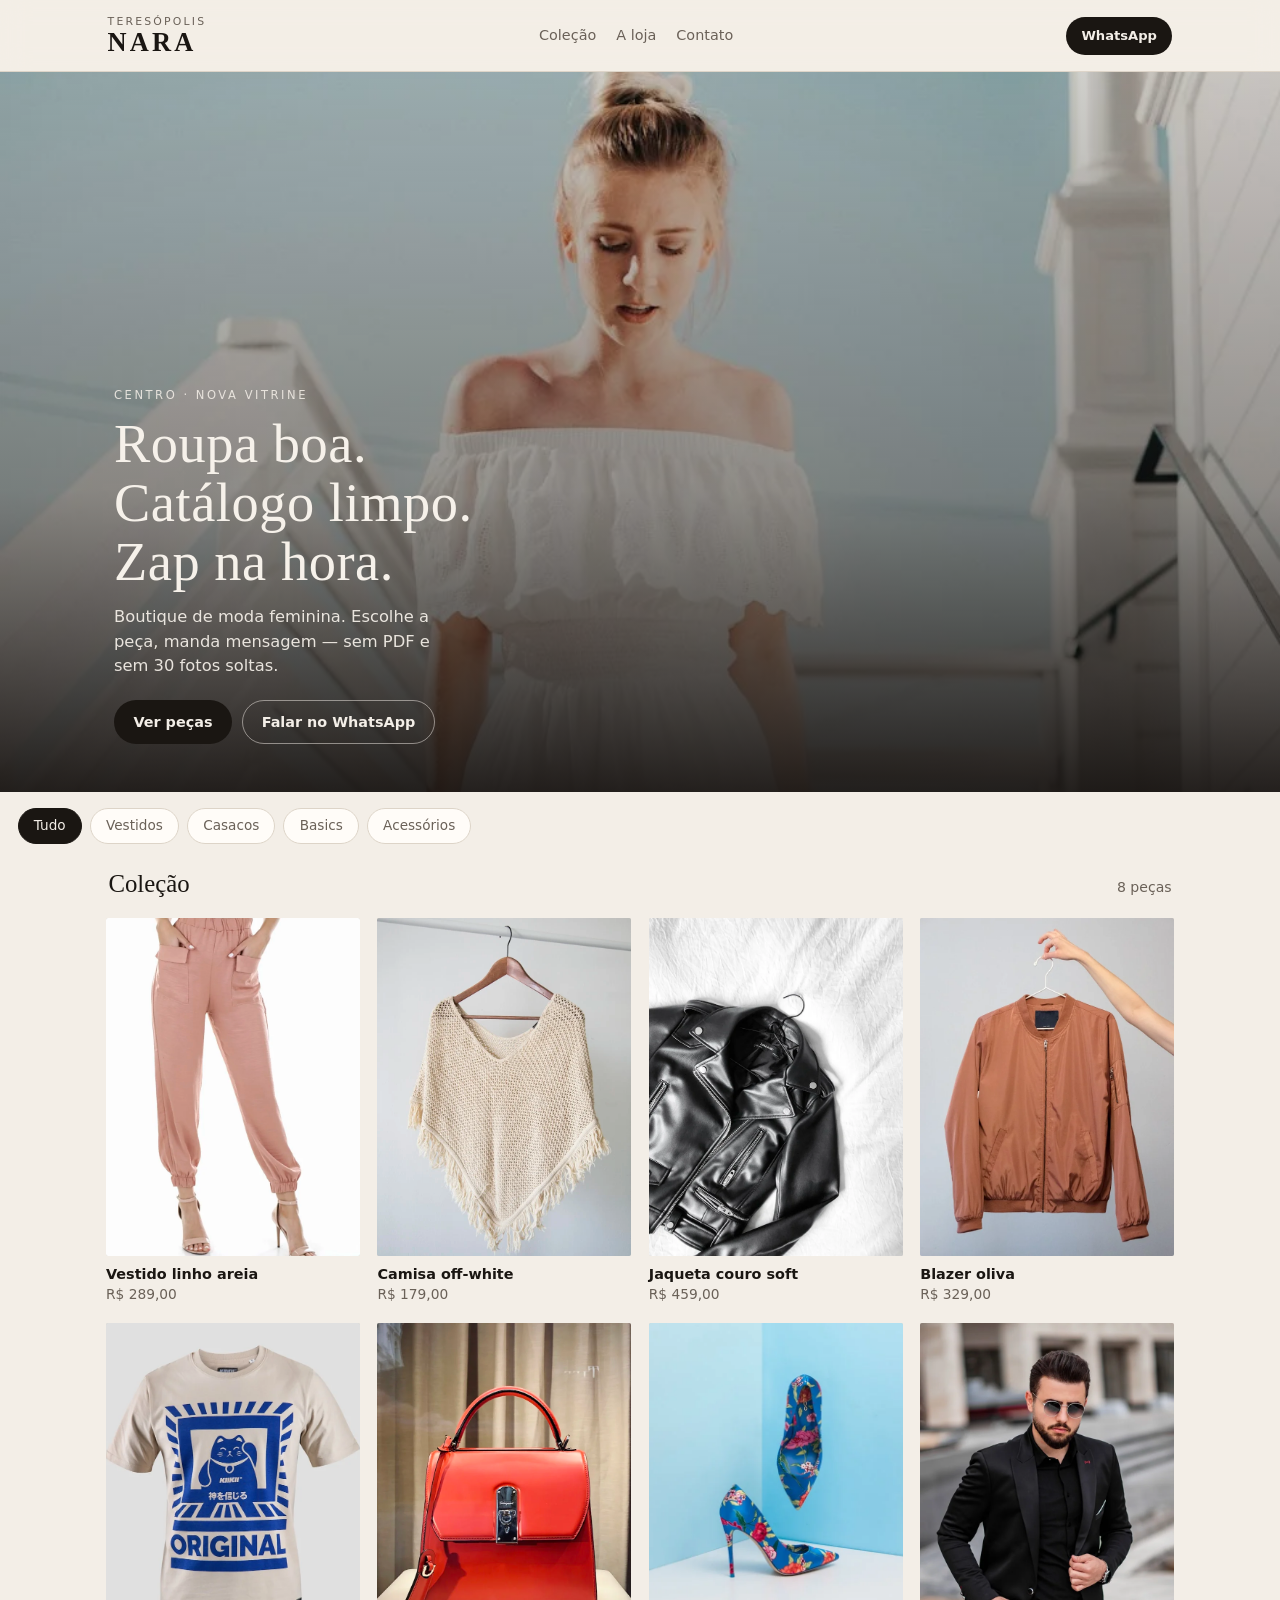
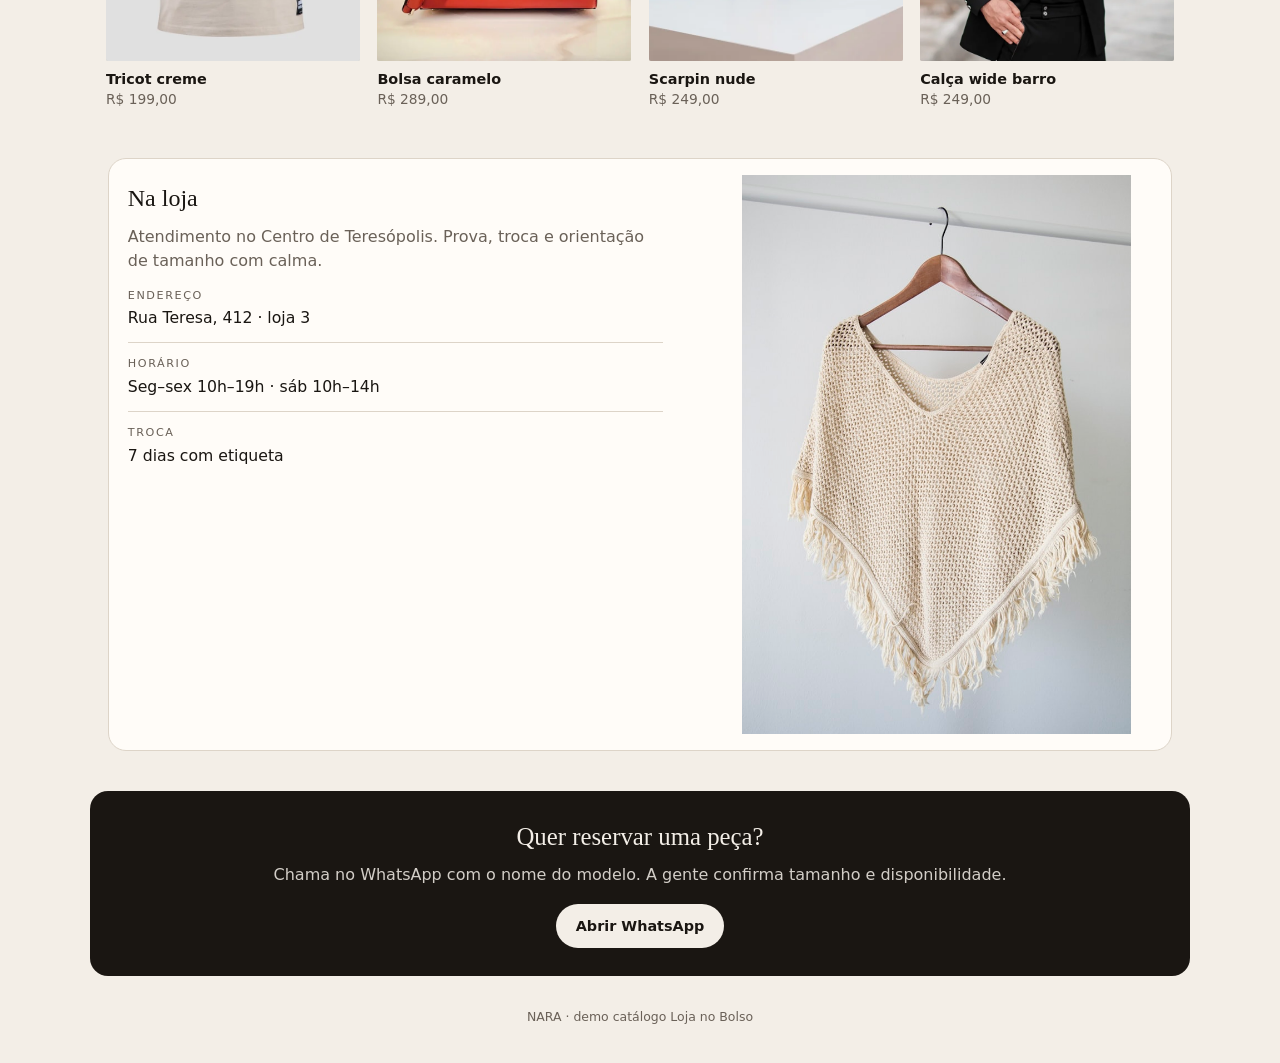
<file: index.html>
<!DOCTYPE html>
<html lang="pt-BR">
<head>
  <meta charset="UTF-8" />
  <meta name="viewport" content="width=device-width, initial-scale=1, viewport-fit=cover" />
  <meta name="theme-color" content="#1a1612" />
  <title>NARA · Teresópolis</title>
  <meta name="description" content="NARA — moda feminina no Centro de Teresópolis. Catálogo no celular." />
  <link rel="stylesheet" href="styles.css" />
</head>
<body>
  <a class="skip" href="#colecao">Pular para a coleção</a>

  <header class="top">
    <div class="top-row">
      <div class="brand">
        <span class="brand-city">Teresópolis</span>
        <a class="brand-name" href="/">NARA</a>
      </div>
      <nav class="nav-desktop" aria-label="Principal">
        <a href="#colecao">Coleção</a>
        <a href="#loja">A loja</a>
        <a href="#contato">Contato</a>
      </nav>
      <a class="btn btn-sm" id="waTop" href="#" target="_blank" rel="noopener">WhatsApp</a>
    </div>
  </header>

  <section class="hero">
    <picture>
      <source srcset="img/hero.webp" type="image/webp" />
      <img class="hero-photo" src="img/hero.jpg" alt="Look da vitrine NARA" width="1000" height="1400" fetchpriority="high" />
    </picture>
    <div class="hero-veil"></div>
    <div class="hero-text">
      <p class="kicker">Centro · nova vitrine</p>
      <h1>Roupa boa.<br />Catálogo limpo.<br />Zap na hora.</h1>
      <p class="lead">Boutique de moda feminina. Escolhe a peça, manda mensagem — sem PDF e sem 30 fotos soltas.</p>
      <div class="hero-actions">
        <a class="btn btn-solid" href="#colecao">Ver peças</a>
        <a class="btn btn-line" id="waHero" href="#" target="_blank" rel="noopener">Falar no WhatsApp</a>
      </div>
    </div>
  </section>

  <div class="filters" id="filters" role="tablist" aria-label="Categorias"></div>

  <main id="colecao" class="main">
    <div class="main-head">
      <h2>Coleção</h2>
      <p class="count" id="count"></p>
    </div>
    <div class="grid" id="grid"></div>
    <p class="empty" id="empty" hidden>Nenhuma peça nesse filtro.</p>
  </main>

  <section id="loja" class="about">
    <div class="about-grid">
      <div>
        <h2>Na loja</h2>
        <p>Atendimento no Centro de Teresópolis. Prova, troca e orientação de tamanho com calma.</p>
        <dl class="facts">
          <div><dt>Endereço</dt><dd>Rua Teresa, 412 · loja 3</dd></div>
          <div><dt>Horário</dt><dd>Seg–sex 10h–19h · sáb 10h–14h</dd></div>
          <div><dt>Troca</dt><dd>7 dias com etiqueta</dd></div>
        </dl>
      </div>
      <figure class="about-photo">
        <img src="img/p2.jpg" alt="Detalhe de peça na loja" width="700" height="900" loading="lazy" />
      </figure>
    </div>
  </section>

  <section id="contato" class="contact">
    <h2>Quer reservar uma peça?</h2>
    <p>Chama no WhatsApp com o nome do modelo. A gente confirma tamanho e disponibilidade.</p>
    <a class="btn btn-solid" id="waContact" href="#" target="_blank" rel="noopener">Abrir WhatsApp</a>
  </section>

  <footer class="foot">
    <p>NARA · demo catálogo Loja no Bolso</p>
  </footer>

  <!-- Product sheet -->
  <div class="sheet" id="sheet" hidden>
    <button type="button" class="sheet-scrim" data-close aria-label="Fechar"></button>
    <div class="sheet-card" role="dialog" aria-modal="true" aria-labelledby="sTitle">
      <button type="button" class="sheet-close" data-close aria-label="Fechar">×</button>
      <img id="sImg" class="sheet-img" alt="" />
      <div class="sheet-body">
        <p class="sheet-tag" id="sTag"></p>
        <h3 id="sTitle"></h3>
        <p class="sheet-price" id="sPrice"></p>
        <p class="sheet-desc" id="sDesc"></p>
        <a class="btn btn-solid btn-block" id="sWa" href="#" target="_blank" rel="noopener">Quero essa no WhatsApp</a>
      </div>
    </div>
  </div>

  <script src="app.js" defer></script>
</body>
</html>
</file>
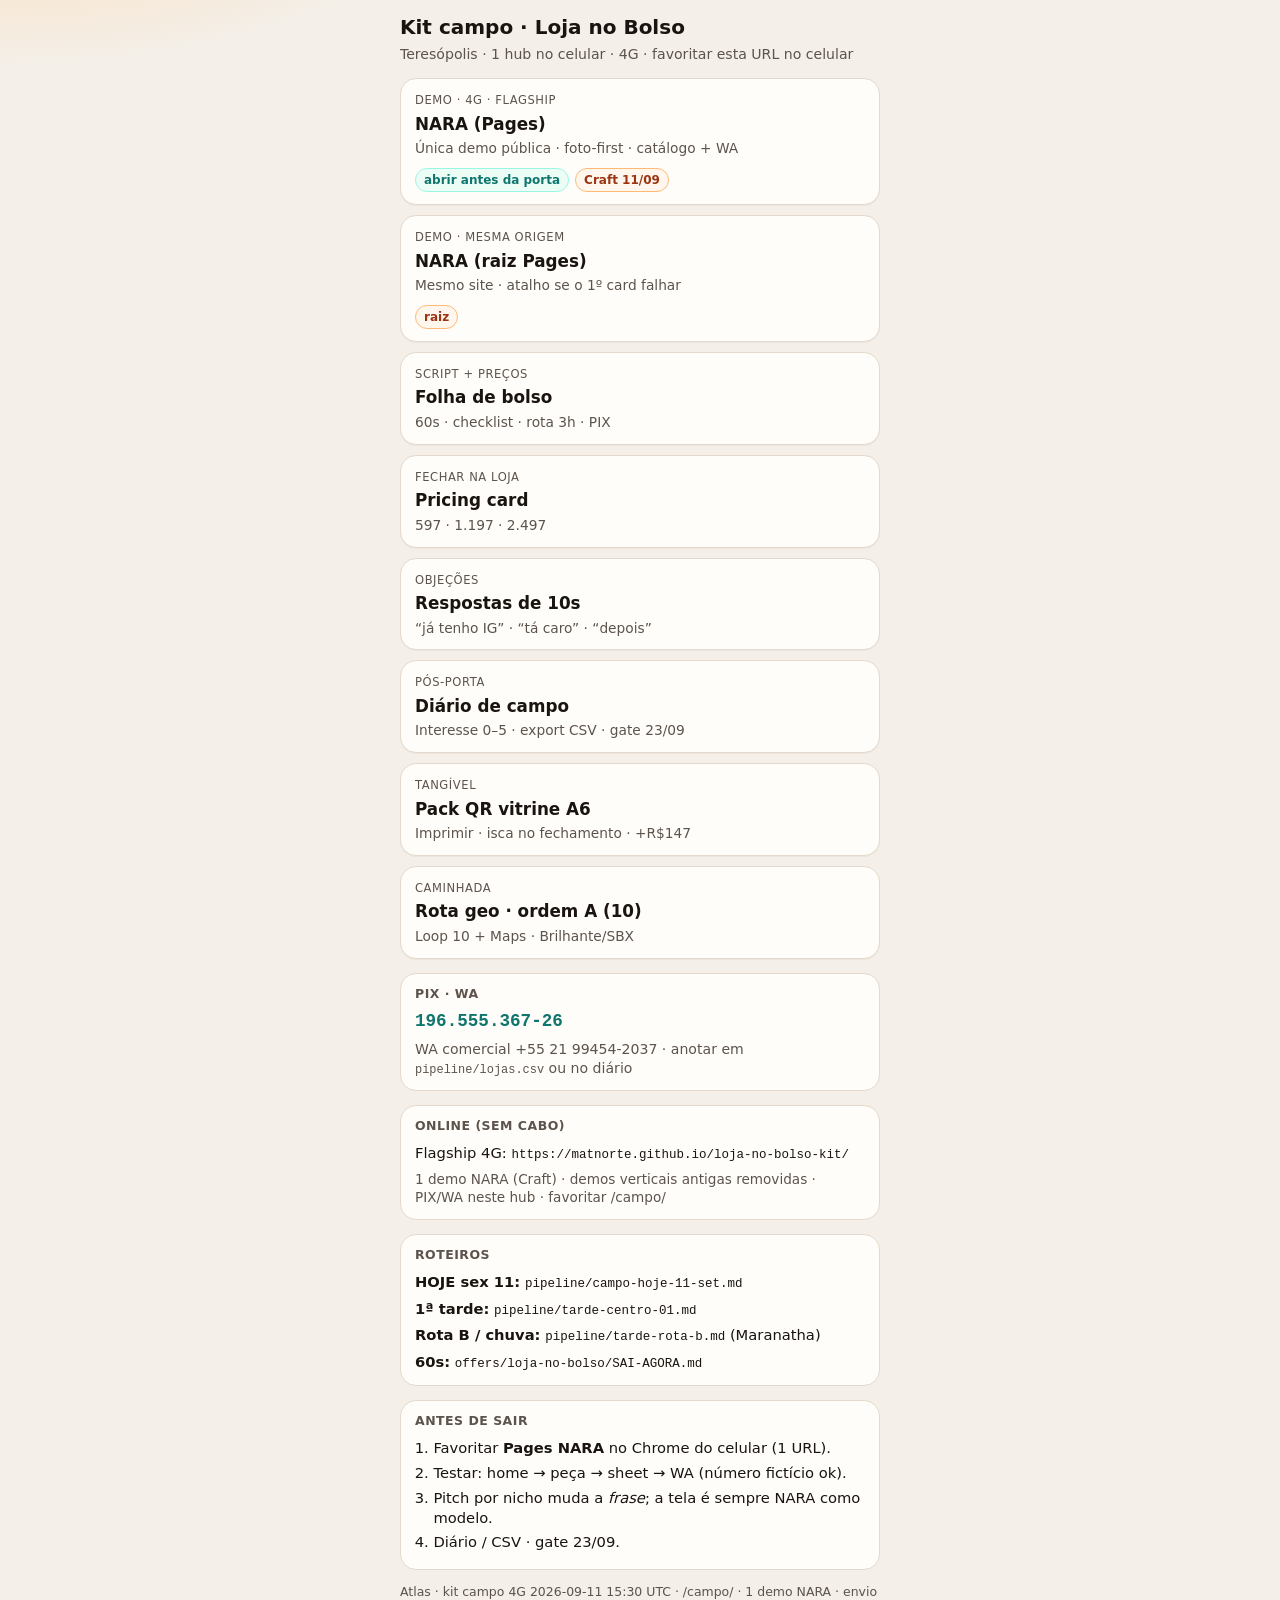
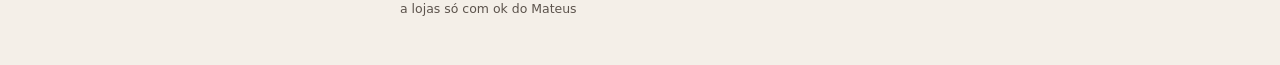
<file: campo/index.html>
<!DOCTYPE html>
<html lang="pt-BR">
<head>
  <meta charset="UTF-8" />
  <meta name="viewport" content="width=device-width, initial-scale=1" />
  <meta http-equiv="refresh" content="0; url=./kit-campo.html" />
  <title>Campo · Loja no Bolso</title>
  <link rel="canonical" href="./kit-campo.html" />
  <style>body{font-family:system-ui,sans-serif;background:#f4efe8;color:#1a1410;padding:24px}</style>
</head>
<body>
  <p>Abrindo hub de campo… <a href="./kit-campo.html">kit-campo.html</a></p>
</body>
</html>
</file>
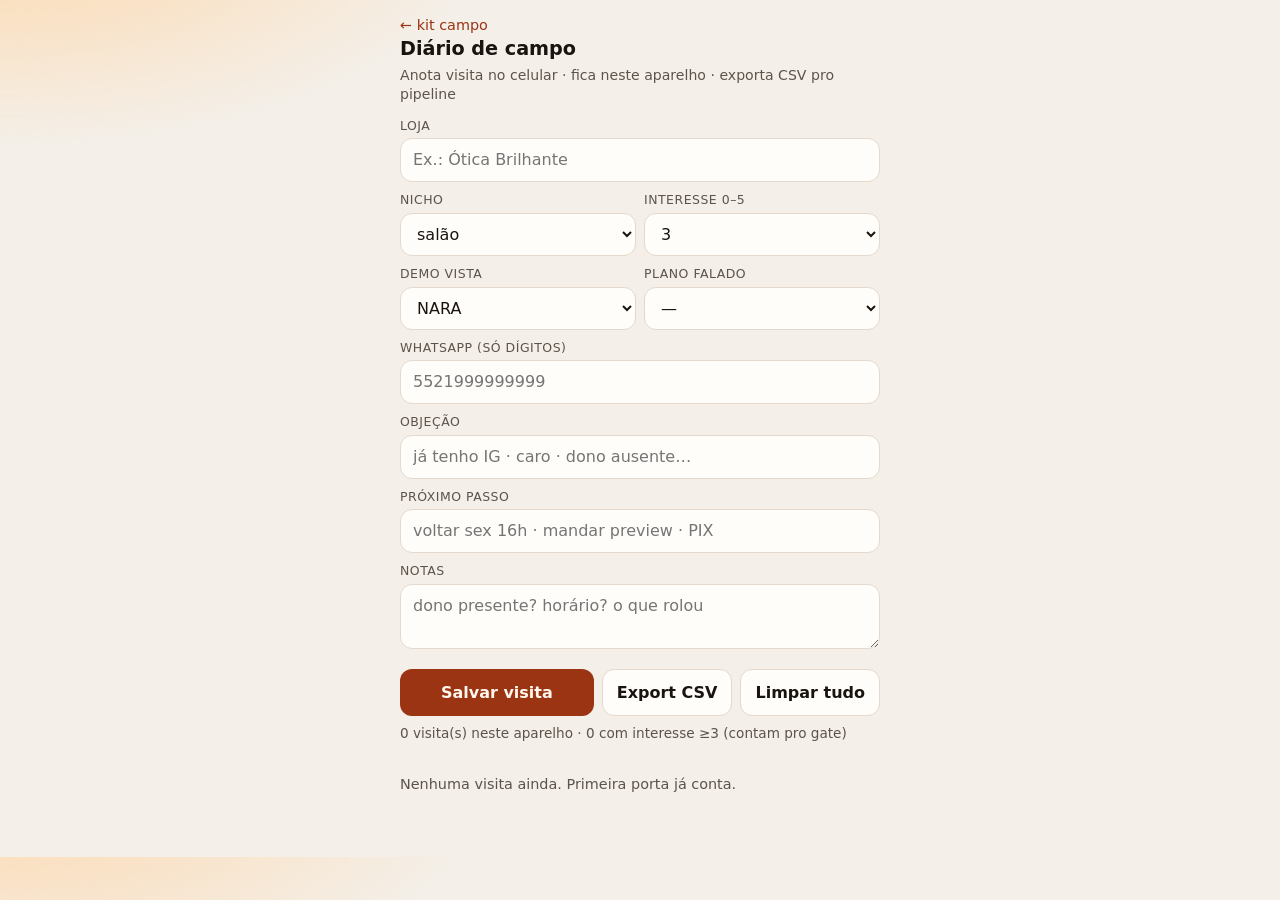
<file: campo/diario-campo.html>
<!DOCTYPE html>
<html lang="pt-BR">
<head>
  <meta charset="UTF-8" />
  <meta name="viewport" content="width=device-width, initial-scale=1, viewport-fit=cover" />
  <meta name="theme-color" content="#1a1410" />
  <title>Diário de campo — Loja no Bolso</title>
  <style>
    :root {
      --bg: #f4efe8; --card: #fffdf9; --ink: #1a1410; --soft: #5c534c;
      --line: #e4d9cc; --a: #9a3412; --ok: #0f766e; --chip: #fff7ed;
    }
    * { box-sizing: border-box; }
    body {
      margin: 0;
      font-family: system-ui, -apple-system, Segoe UI, Roboto, Arial, sans-serif;
      background: radial-gradient(900px 420px at 0% -10%, #fed7aa 0%, transparent 55%), var(--bg);
      color: var(--ink); line-height: 1.35; padding: 14px 12px 48px;
    }
    .wrap { max-width: 480px; margin: 0 auto; }
    h1 { font-size: 1.2rem; margin: 0 0 4px; }
    .sub { color: var(--soft); font-size: .88rem; margin: 0 0 14px; }
    label { display: block; font-size: .78rem; text-transform: uppercase; letter-spacing: .04em; color: var(--soft); margin: 10px 0 4px; }
    input, select, textarea {
      width: 100%; padding: 10px 12px; border: 1px solid var(--line); border-radius: 12px;
      font: inherit; background: var(--card); color: var(--ink);
    }
    textarea { min-height: 64px; resize: vertical; }
    .row { display: grid; grid-template-columns: 1fr 1fr; gap: 8px; }
    .btns { display: flex; flex-wrap: wrap; gap: 8px; margin-top: 14px; }
    button, .btn {
      appearance: none; border: 0; border-radius: 12px; padding: 12px 14px; font: inherit; font-weight: 700; cursor: pointer;
    }
    .primary { background: var(--a); color: #fff7ed; flex: 1; }
    .ghost { background: var(--card); border: 1px solid var(--line) !important; color: var(--ink); }
    .ok { background: var(--ok); color: #ecfdf5; }
    .list { margin-top: 18px; display: grid; gap: 8px; }
    .card {
      background: var(--card); border: 1px solid var(--line); border-radius: 14px; padding: 12px;
    }
    .card h3 { margin: 0 0 4px; font-size: 1rem; }
    .meta { font-size: .82rem; color: var(--soft); }
    .pill {
      display: inline-block; font-size: .72rem; font-weight: 700; padding: 2px 8px; border-radius: 999px;
      background: var(--chip); border: 1px solid #fdba74; color: var(--a); margin-right: 4px;
    }
    .pill.g { background: #ecfdf5; border-color: #99f6e4; color: var(--ok); }
    .empty { color: var(--soft); font-size: .9rem; }
    .stats { font-size: .85rem; color: var(--soft); margin: 8px 0 0; }
    a.back { color: var(--a); font-size: .9rem; text-decoration: none; }
  </style>
</head>
<body>
  <div class="wrap">
    <a class="back" href="./kit-campo.html">← kit campo</a>
    <h1>Diário de campo</h1>
    <p class="sub">Anota visita no celular · fica neste aparelho · exporta CSV pro pipeline</p>

    <form id="f" autocomplete="on">
      <label for="loja">Loja</label>
      <input id="loja" name="loja" required placeholder="Ex.: Ótica Brilhante" list="alvos" />
      <datalist id="alvos">
        <option value="André Martins"></option>
        <option value="Ótica Brilhante"></option>
        <option value="SBX Magazine"></option>
        <option value="Bagágio"></option>
        <option value="Perfumaria Irene"></option>
        <option value="Faxinas Pet"></option>
        <option value="Campo Fértil"></option>
        <option value="Loja do Jacaré"></option>
        <option value="Pimenta Amarela"></option>
        <option value="Maria Torta Café"></option>
        <option value="O Cafezinho"></option>
      </datalist>

      <div class="row">
        <div>
          <label for="nicho">Nicho</label>
          <select id="nicho">
            <option>salão</option>
            <option>ótica</option>
            <option>moda</option>
            <option>pet</option>
            <option>food</option>
            <option>eletrônicos</option>
            <option>outro</option>
          </select>
        </div>
        <div>
          <label for="interesse">Interesse 0–5</label>
          <select id="interesse">
            <option>0</option><option>1</option><option>2</option>
            <option selected>3</option><option>4</option><option>5</option>
          </select>
        </div>
      </div>

      <div class="row">
        <div>
          <label for="demo">Demo vista</label>
          <select id="demo">
            <option selected>NARA</option>
            <option>nenhuma</option>
            <option>só pitch oral</option>
          </select>
        </div>
        <div>
          <label for="plano">Plano falado</label>
          <select id="plano">
            <option value="">—</option>
            <option>Essencial 597</option>
            <option>Catálogo 1197</option>
            <option>App 2497</option>
            <option>só QR / depois</option>
          </select>
        </div>
      </div>

      <label for="wa">WhatsApp (só dígitos)</label>
      <input id="wa" inputmode="tel" placeholder="5521999999999" />

      <label for="objecao">Objeção</label>
      <input id="objecao" placeholder="já tenho IG · caro · dono ausente…" />

      <label for="next">Próximo passo</label>
      <input id="next" placeholder="voltar sex 16h · mandar preview · PIX" />

      <label for="notas">Notas</label>
      <textarea id="notas" placeholder="dono presente? horário? o que rolou"></textarea>

      <div class="btns">
        <button type="submit" class="primary">Salvar visita</button>
        <button type="button" class="ghost" id="btn-export">Export CSV</button>
        <button type="button" class="ghost" id="btn-clear">Limpar tudo</button>
      </div>
    </form>

    <p class="stats" id="stats"></p>
    <div class="list" id="list"></div>
  </div>

  <script>
  (function () {
    var KEY = "lnb_diario_campo_v1";
    function load() {
      try { return JSON.parse(localStorage.getItem(KEY) || "[]"); }
      catch (e) { return []; }
    }
    function save(rows) {
      localStorage.setItem(KEY, JSON.stringify(rows));
      render();
    }
    function brlInterest(n) {
      n = +n;
      if (n >= 4) return "quente";
      if (n >= 3) return "morno";
      return "frio";
    }
    function render() {
      var rows = load().slice().reverse();
      var el = document.getElementById("list");
      var st = document.getElementById("stats");
      var quente = load().filter(function (r) { return +r.interesse >= 3; }).length;
      st.textContent = load().length + " visita(s) neste aparelho · " + quente + " com interesse ≥3 (contam pro gate)";
      if (!rows.length) {
        el.innerHTML = "<p class='empty'>Nenhuma visita ainda. Primeira porta já conta.</p>";
        return;
      }
      el.innerHTML = rows.map(function (r, idx) {
        var realIdx = load().length - 1 - idx;
        return (
          "<article class='card' data-i='" + realIdx + "'>" +
          "<h3>" + escapeHtml(r.loja) + "</h3>" +
          "<div><span class='pill'>" + escapeHtml(r.nicho) + "</span>" +
          "<span class='pill " + ( +r.interesse >= 3 ? "g" : "" ) + "'>interesse " + r.interesse + " · " + brlInterest(r.interesse) + "</span>" +
          (r.plano ? "<span class='pill'>" + escapeHtml(r.plano) + "</span>" : "") +
          "</div>" +
          "<p class='meta'>" + escapeHtml(r.data) + " · demo " + escapeHtml(r.demo) +
          (r.wa ? " · WA " + escapeHtml(r.wa) : "") + "</p>" +
          (r.objecao ? "<p class='meta'>Obj: " + escapeHtml(r.objecao) + "</p>" : "") +
          (r.next ? "<p class='meta'>Next: " + escapeHtml(r.next) + "</p>" : "") +
          (r.notas ? "<p class='meta'>" + escapeHtml(r.notas) + "</p>" : "") +
          "<div class='btns'><button type='button' class='ghost btn-del' data-i='" + realIdx + "'>apagar</button></div>" +
          "</article>"
        );
      }).join("");
      el.querySelectorAll(".btn-del").forEach(function (b) {
        b.addEventListener("click", function () {
          var rows = load();
          rows.splice(+b.getAttribute("data-i"), 1);
          save(rows);
        });
      });
    }
    function escapeHtml(s) {
      return String(s == null ? "" : s)
        .replace(/&/g, "&amp;").replace(/</g, "&lt;").replace(/>/g, "&gt;")
        .replace(/"/g, "&quot;");
    }
    function csvEscape(s) {
      s = String(s == null ? "" : s);
      if (/[",\n]/.test(s)) return '"' + s.replace(/"/g, '""') + '"';
      return s;
    }
    document.getElementById("f").addEventListener("submit", function (e) {
      e.preventDefault();
      var rows = load();
      rows.push({
        data: new Date().toISOString().slice(0, 16).replace("T", " "),
        loja: document.getElementById("loja").value.trim(),
        nicho: document.getElementById("nicho").value,
        interesse: document.getElementById("interesse").value,
        demo: document.getElementById("demo").value,
        plano: document.getElementById("plano").value,
        wa: document.getElementById("wa").value.replace(/\D/g, ""),
        objecao: document.getElementById("objecao").value.trim(),
        next: document.getElementById("next").value.trim(),
        notas: document.getElementById("notas").value.trim()
      });
      save(rows);
      document.getElementById("f").reset();
      document.getElementById("interesse").value = "3";
      window.scrollTo({ top: document.getElementById("list").offsetTop - 20, behavior: "smooth" });
    });
    document.getElementById("btn-export").addEventListener("click", function () {
      var rows = load();
      var header = "data,loja,nicho,interesse,demo,plano,whatsapp,objecao,next_step,notas,estagio";
      var lines = rows.map(function (r) {
        return [
          r.data, r.loja, r.nicho, r.interesse, r.demo, r.plano, r.wa,
          r.objecao, r.next, r.notas, +r.interesse >= 3 ? "interesse" : "visitado"
        ].map(csvEscape).join(",");
      });
      var blob = new Blob([[header].concat(lines).join("\n")], { type: "text/csv;charset=utf-8" });
      var a = document.createElement("a");
      a.href = URL.createObjectURL(blob);
      a.download = "diario-campo-loja-no-bolso.csv";
      a.click();
      URL.revokeObjectURL(a.href);
    });
    document.getElementById("btn-clear").addEventListener("click", function () {
      if (confirm("Apagar todas as visitas salvas neste celular?")) save([]);
    });
    render();
  })();
  </script>
</body>
</html>
</file>
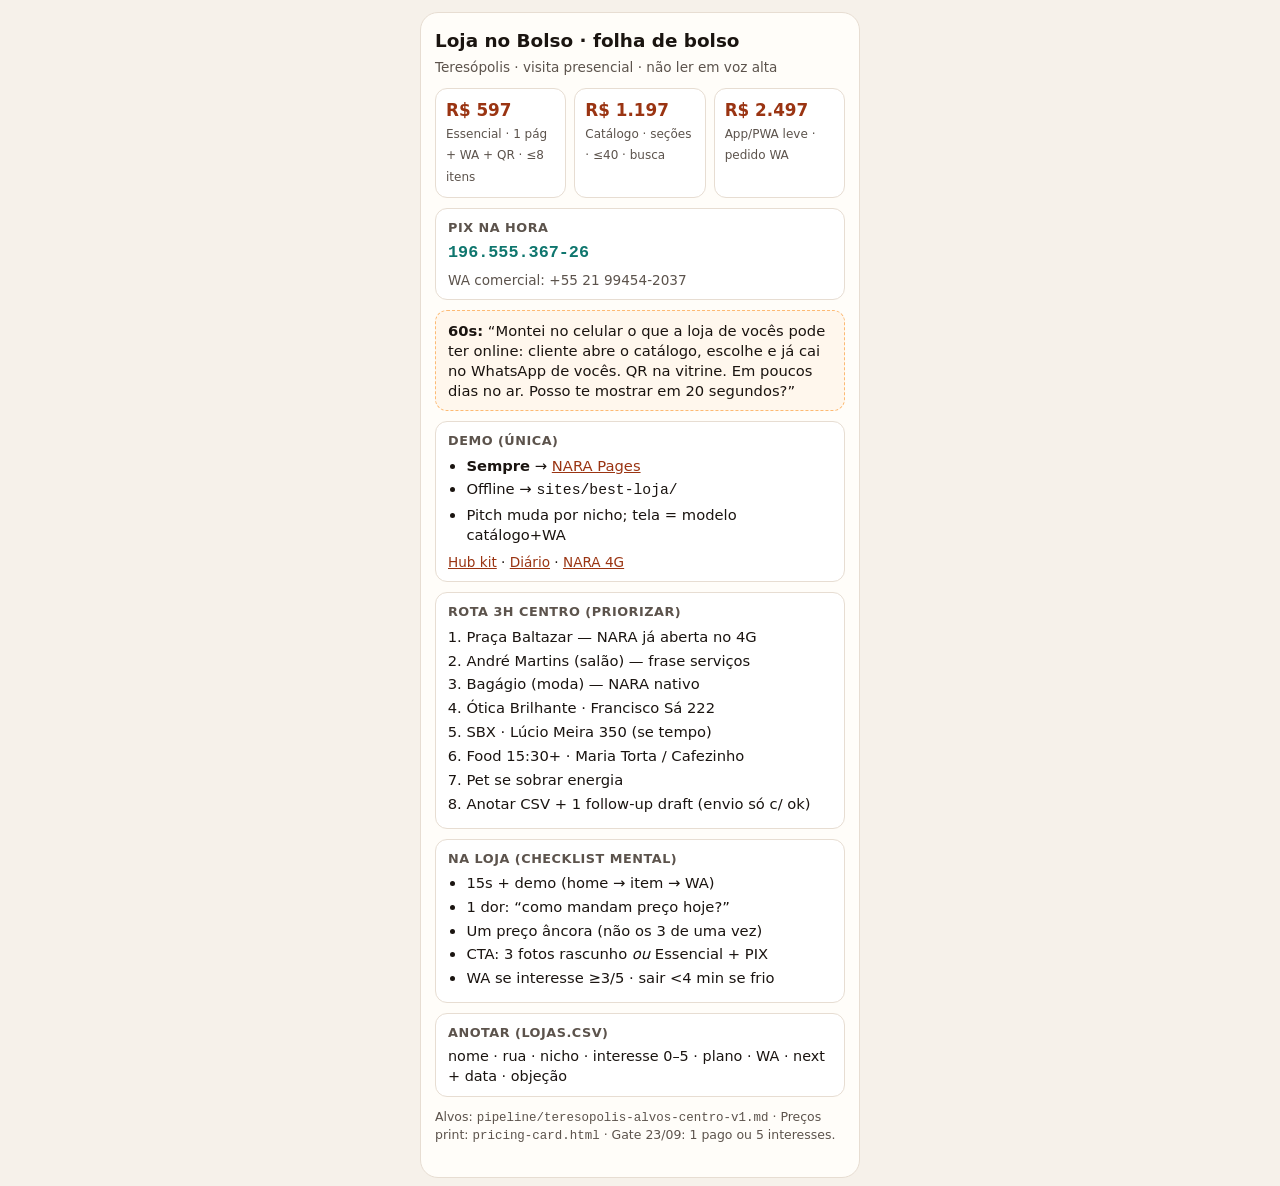
<file: campo/folha-bolso.html>
<!DOCTYPE html>
<html lang="pt-BR">
<head>
  <meta charset="UTF-8" />
  <meta name="viewport" content="width=device-width, initial-scale=1" />
  <title>Folha de bolso — Loja no Bolso</title>
  <style>
    :root { --ink:#1a1410; --soft:#5c534c; --line:#e7ddd2; --bg:#f6f1ea; --card:#fffdf9; --a:#9a3412; --ok:#0f766e; }
    * { box-sizing: border-box; }
    body { margin:0; font-family: system-ui, -apple-system, Segoe UI, Roboto, Arial, sans-serif; background:var(--bg); color:var(--ink); line-height:1.35; padding:12px; }
    .sheet { max-width:440px; margin:0 auto; background:var(--card); border:1px solid var(--line); border-radius:18px; padding:16px 14px 20px; }
    h1 { font-size:1.15rem; margin:0 0 4px; }
    .sub { color:var(--soft); font-size:.85rem; margin:0 0 12px; }
    .row { display:flex; gap:8px; flex-wrap:wrap; margin-bottom:10px; }
    .pill { flex:1; min-width:110px; border:1px solid var(--line); border-radius:12px; padding:10px; background:#fff; }
    .pill b { display:block; font-size:1.05rem; color:var(--a); }
    .pill span { font-size:.75rem; color:var(--soft); }
    .box { border:1px solid var(--line); border-radius:12px; padding:10px 12px; margin:10px 0; background:#fff; }
    .box h2 { font-size:.8rem; text-transform:uppercase; letter-spacing:.04em; color:var(--soft); margin:0 0 6px; }
    .pix { font-family: ui-monospace, SFMono-Regular, Menlo, monospace; font-size:1.05rem; font-weight:700; color:var(--ok); word-break:break-all; }
    ol, ul { margin:0; padding-left:1.15rem; }
    li { margin:4px 0; font-size:.92rem; }
    .script { font-size:.92rem; background:#fff7ed; border:1px dashed #fdba74; border-radius:12px; padding:10px 12px; }
    .meta { font-size:.78rem; color:var(--soft); margin-top:12px; }
    a { color:var(--a); }
    @media print { body { background:#fff; padding:0; } .sheet { border:none; box-shadow:none; } }
  </style>
</head>
<body>
  <div class="sheet">
    <h1>Loja no Bolso · folha de bolso</h1>
    <p class="sub">Teresópolis · visita presencial · não ler em voz alta</p>

    <div class="row">
      <div class="pill"><b>R$ 597</b><span>Essencial · 1 pág + WA + QR · ≤8 itens</span></div>
      <div class="pill"><b>R$ 1.197</b><span>Catálogo · seções · ≤40 · busca</span></div>
      <div class="pill"><b>R$ 2.497</b><span>App/PWA leve · pedido WA</span></div>
    </div>

    <div class="box">
      <h2>PIX na hora</h2>
      <div class="pix">196.555.367-26</div>
      <p style="margin:6px 0 0;font-size:.85rem;color:var(--soft)">WA comercial: +55 21 99454-2037</p>
    </div>

    <div class="box script">
      <strong>60s:</strong> “Montei no celular o que a loja de vocês pode ter online: cliente abre o catálogo, escolhe e já cai no WhatsApp de vocês. QR na vitrine. Em poucos dias no ar. Posso te mostrar em 20 segundos?”
    </div>

    <div class="box">
      <h2>Demo (única)</h2>
      <ul>
        <li><b>Sempre</b> → <a href="https://matnorte.github.io/loja-no-bolso-kit/">NARA Pages</a></li>
        <li>Offline → <code>sites/best-loja/</code></li>
        <li>Pitch muda por nicho; tela = modelo catálogo+WA</li>
      </ul>
      <p style="margin:8px 0 0;font-size:.85rem"><a href="./kit-campo.html">Hub kit</a> · <a href="./diario-campo.html">Diário</a> · <a href="https://matnorte.github.io/loja-no-bolso-kit/">NARA 4G</a></p>
    </div>

    <div class="box">
      <h2>Rota 3h Centro (priorizar)</h2>
      <ol>
        <li>Praça Baltazar — NARA já aberta no 4G</li>
        <li>André Martins (salão) — frase serviços</li>
        <li>Bagágio (moda) — NARA nativo</li>
        <li>Ótica Brilhante · Francisco Sá 222</li>
        <li>SBX · Lúcio Meira 350 (se tempo)</li>
        <li>Food 15:30+ · Maria Torta / Cafezinho</li>
        <li>Pet se sobrar energia</li>
        <li>Anotar CSV + 1 follow-up draft (envio só c/ ok)</li>
      </ol>
    </div>

    <div class="box">
      <h2>Na loja (checklist mental)</h2>
      <ul>
        <li>15s + demo (home → item → WA)</li>
        <li>1 dor: “como mandam preço hoje?”</li>
        <li>Um preço âncora (não os 3 de uma vez)</li>
        <li>CTA: 3 fotos rascunho <i>ou</i> Essencial + PIX</li>
        <li>WA se interesse ≥3/5 · sair &lt;4 min se frio</li>
      </ul>
    </div>

    <div class="box">
      <h2>Anotar (lojas.csv)</h2>
      <p style="margin:0;font-size:.9rem">nome · rua · nicho · interesse 0–5 · plano · WA · next + data · objeção</p>
    </div>

    <p class="meta">Alvos: <code>pipeline/teresopolis-alvos-centro-v1.md</code> · Preços print: <code>pricing-card.html</code> · Gate 23/09: 1 pago ou 5 interesses.</p>
  </div>
</body>
</html>
</file>
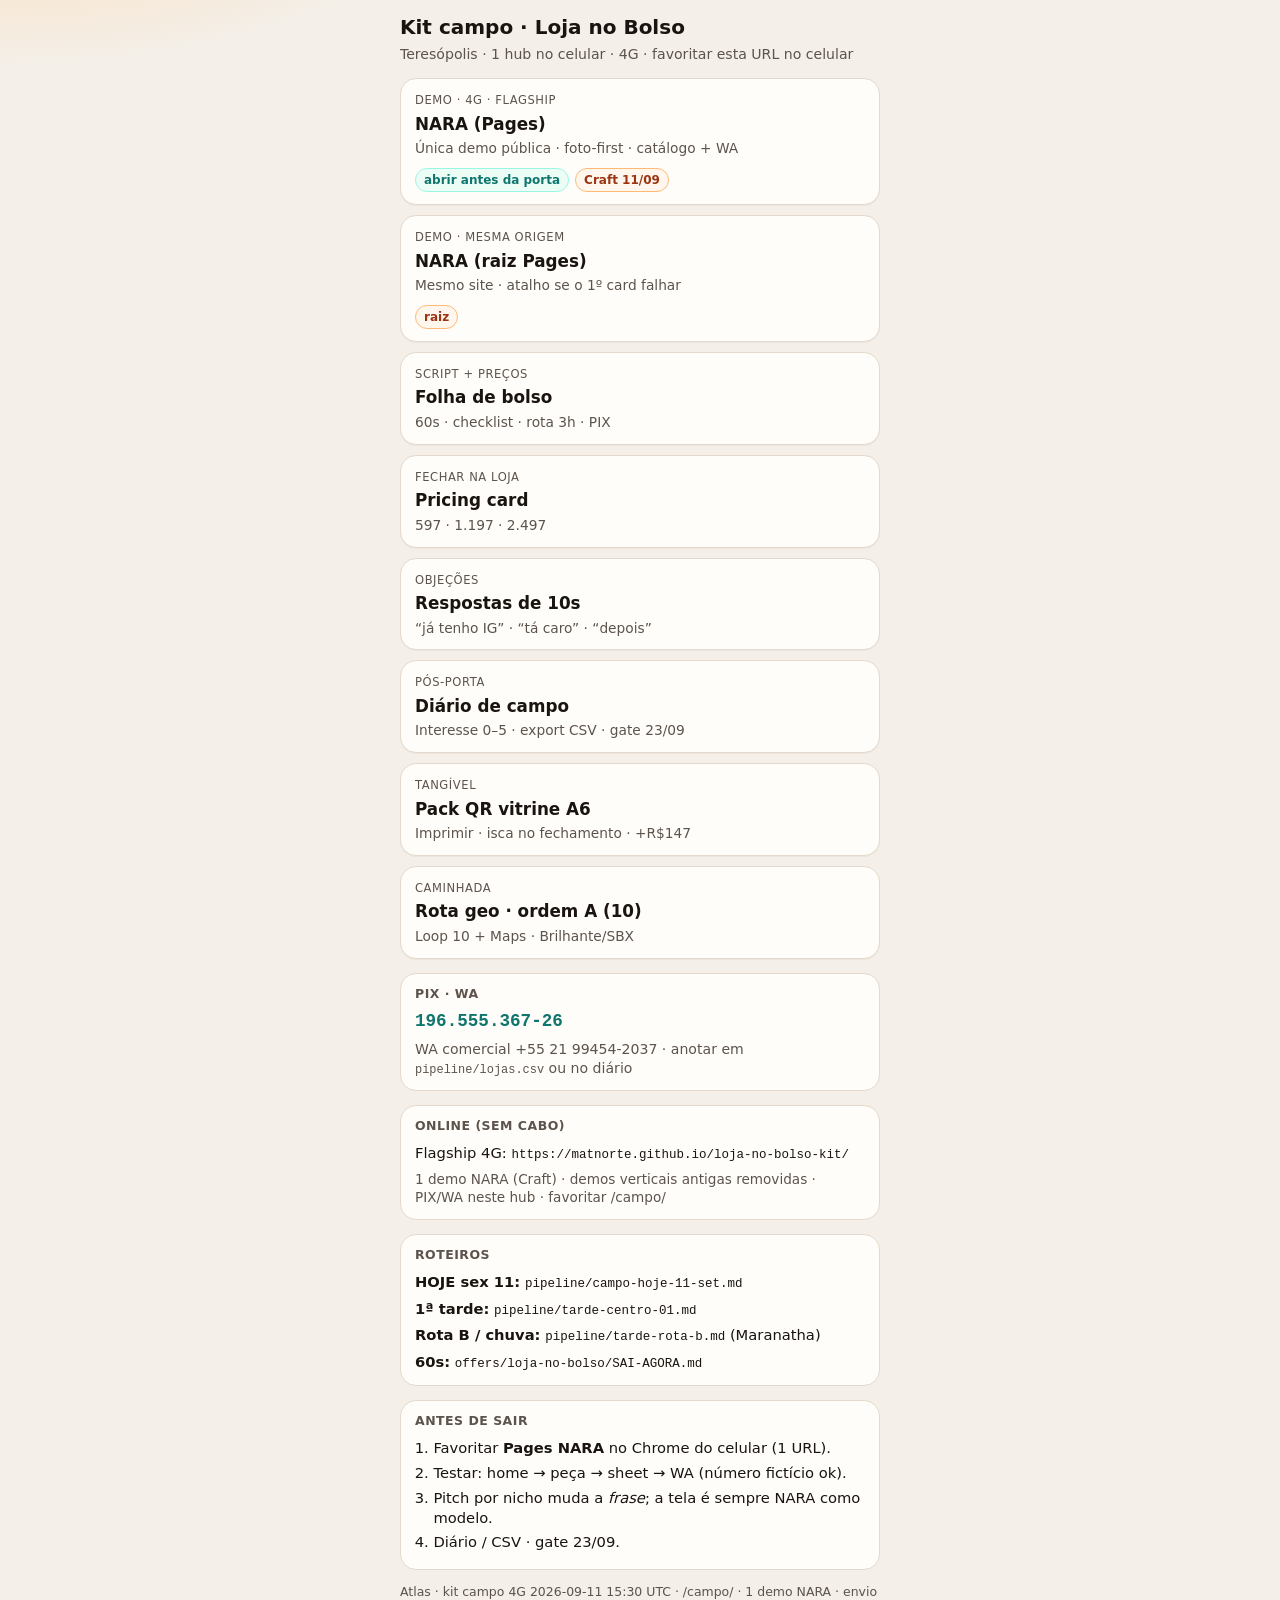
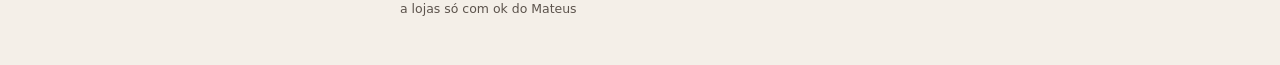
<file: campo/kit-campo.html>
<!DOCTYPE html>
<html lang="pt-BR">
<head>
  <meta charset="UTF-8" />
  <meta name="viewport" content="width=device-width, initial-scale=1, viewport-fit=cover" />
  <meta name="theme-color" content="#1a1410" />
  <title>Kit campo — Loja no Bolso</title>
  <style>
    :root {
      --bg: #f4efe8;
      --card: #fffdf9;
      --ink: #1a1410;
      --soft: #5c534c;
      --line: #e4d9cc;
      --a: #9a3412;
      --ok: #0f766e;
      --chip: #fff7ed;
    }
    * { box-sizing: border-box; }
    body {
      margin: 0;
      font-family: system-ui, -apple-system, Segoe UI, Roboto, Arial, sans-serif;
      background:
        radial-gradient(900px 420px at 0% -10%, #fed7aa 0%, transparent 55%),
        var(--bg);
      color: var(--ink);
      line-height: 1.35;
      padding: 14px 12px 40px;
    }
    .wrap { max-width: 480px; margin: 0 auto; }
    h1 { font-size: 1.25rem; margin: 0 0 4px; }
    .sub { color: var(--soft); font-size: .88rem; margin: 0 0 14px; }
    .grid { display: grid; gap: 10px; }
    a.card {
      display: block;
      text-decoration: none;
      color: inherit;
      background: var(--card);
      border: 1px solid var(--line);
      border-radius: 16px;
      padding: 14px 14px 12px;
      box-shadow: 0 1px 0 rgba(26,20,16,.04);
    }
    a.card:active { transform: scale(.99); }
    .kicker {
      font-size: .72rem;
      text-transform: uppercase;
      letter-spacing: .05em;
      color: var(--soft);
      margin: 0 0 4px;
    }
    .title { font-size: 1.05rem; font-weight: 700; margin: 0 0 4px; }
    .hint { margin: 0; font-size: .86rem; color: var(--soft); }
    .row { display: flex; flex-wrap: wrap; gap: 6px; margin-top: 10px; }
    .pill {
      font-size: .75rem;
      background: var(--chip);
      border: 1px solid #fdba74;
      color: var(--a);
      border-radius: 999px;
      padding: 3px 8px;
      font-weight: 600;
    }
    .pill.ok { background: #ecfdf5; border-color: #99f6e4; color: var(--ok); }
    .box {
      margin-top: 14px;
      background: var(--card);
      border: 1px solid var(--line);
      border-radius: 16px;
      padding: 12px 14px;
    }
    .box h2 {
      font-size: .78rem;
      text-transform: uppercase;
      letter-spacing: .04em;
      color: var(--soft);
      margin: 0 0 8px;
    }
    .pix {
      font-family: ui-monospace, SFMono-Regular, Menlo, monospace;
      font-weight: 700;
      font-size: 1.1rem;
      color: var(--ok);
      word-break: break-all;
    }
    ol { margin: 0; padding-left: 1.15rem; }
    li { margin: 5px 0; font-size: .92rem; }
    .meta { margin-top: 14px; font-size: .78rem; color: var(--soft); }
    code { font-size: .85em; }
  </style>
</head>
<body>
  <div class="wrap">
    <h1>Kit campo · Loja no Bolso</h1>
    <p class="sub">Teresópolis · 1 hub no celular · 4G · favoritar esta URL no celular</p>

    <div class="grid">
      <a class="card" href="https://matnorte.github.io/loja-no-bolso-kit/">
        <p class="kicker">Demo · 4G · flagship</p>
        <p class="title">NARA (Pages)</p>
        <p class="hint">Única demo pública · foto-first · catálogo + WA</p>
        <div class="row"><span class="pill ok">abrir antes da porta</span><span class="pill">Craft 11/09</span></div>
      </a>

      <a class="card" href="../">
        <p class="kicker">Demo · mesma origem</p>
        <p class="title">NARA (raiz Pages)</p>
        <p class="hint">Mesmo site · atalho se o 1º card falhar</p>
        <div class="row"><span class="pill">raiz</span></div>
      </a>

      <a class="card" href="./folha-bolso.html">
        <p class="kicker">Script + preços</p>
        <p class="title">Folha de bolso</p>
        <p class="hint">60s · checklist · rota 3h · PIX</p>
      </a>

      <a class="card" href="./pricing-card.html">
        <p class="kicker">Fechar na loja</p>
        <p class="title">Pricing card</p>
        <p class="hint">597 · 1.197 · 2.497</p>
      </a>

      <a class="card" href="./objecoes-campo.html">
        <p class="kicker">Objeções</p>
        <p class="title">Respostas de 10s</p>
        <p class="hint">“já tenho IG” · “tá caro” · “depois”</p>
      </a>

      <a class="card" href="./diario-campo.html">
        <p class="kicker">Pós-porta</p>
        <p class="title">Diário de campo</p>
        <p class="hint">Interesse 0–5 · export CSV · gate 23/09</p>
      </a>

      <a class="card" href="./vitrine-qr.html">
        <p class="kicker">Tangível</p>
        <p class="title">Pack QR vitrine A6</p>
        <p class="hint">Imprimir · isca no fechamento · +R$147</p>
      </a>

      <a class="card" href="./rota-campo.html">
        <p class="kicker">Caminhada</p>
        <p class="title">Rota geo · ordem A (10)</p>
        <p class="hint">Loop 10 + Maps · Brilhante/SBX</p>
      </a>
    </div>

    <div class="box">
      <h2>PIX · WA</h2>
      <div class="pix">196.555.367-26</div>
      <p style="margin:6px 0 0;font-size:.88rem;color:var(--soft)">WA comercial +55 21 99454-2037 · anotar em <code>pipeline/lojas.csv</code> ou no diário</p>
    </div>

    <div class="box">
      <h2>Online (sem cabo)</h2>
      <p style="margin:0;font-size:.92rem">Flagship 4G: <code id="pages-url">https://matnorte.github.io/loja-no-bolso-kit/</code></p>
      <p style="margin:6px 0 0;font-size:.85rem;color:var(--soft)">1 demo NARA (Craft) · demos verticais antigas removidas · PIX/WA neste hub · favoritar /campo/</p>
    </div>

    <div class="box">
      <h2>Roteiros</h2>
      <p style="margin:0;font-size:.92rem"><strong>HOJE sex 11:</strong> <code>pipeline/campo-hoje-11-set.md</code></p>
      <p style="margin:6px 0 0;font-size:.92rem"><strong>1ª tarde:</strong> <code>pipeline/tarde-centro-01.md</code></p>
      <p style="margin:6px 0 0;font-size:.92rem"><strong>Rota B / chuva:</strong> <code>pipeline/tarde-rota-b.md</code> (Maranatha)</p>
      <p style="margin:6px 0 0;font-size:.92rem"><strong>60s:</strong> <code>offers/loja-no-bolso/SAI-AGORA.md</code></p>
    </div>

    <div class="box">
      <h2>Antes de sair</h2>
      <ol>
        <li>Favoritar <strong>Pages NARA</strong> no Chrome do celular (1 URL).</li>
        <li>Testar: home → peça → sheet → WA (número fictício ok).</li>
        <li>Pitch por nicho muda a <em>frase</em>; a tela é sempre NARA como modelo.</li>
        <li>Diário / CSV · gate 23/09.</li>
      </ol>
    </div>

    <p class="meta">Atlas · kit campo 4G 2026-09-11 15:30 UTC · /campo/ · 1 demo NARA · envio a lojas só com ok do Mateus</p>
  </div>
</body>
</html>
</file>
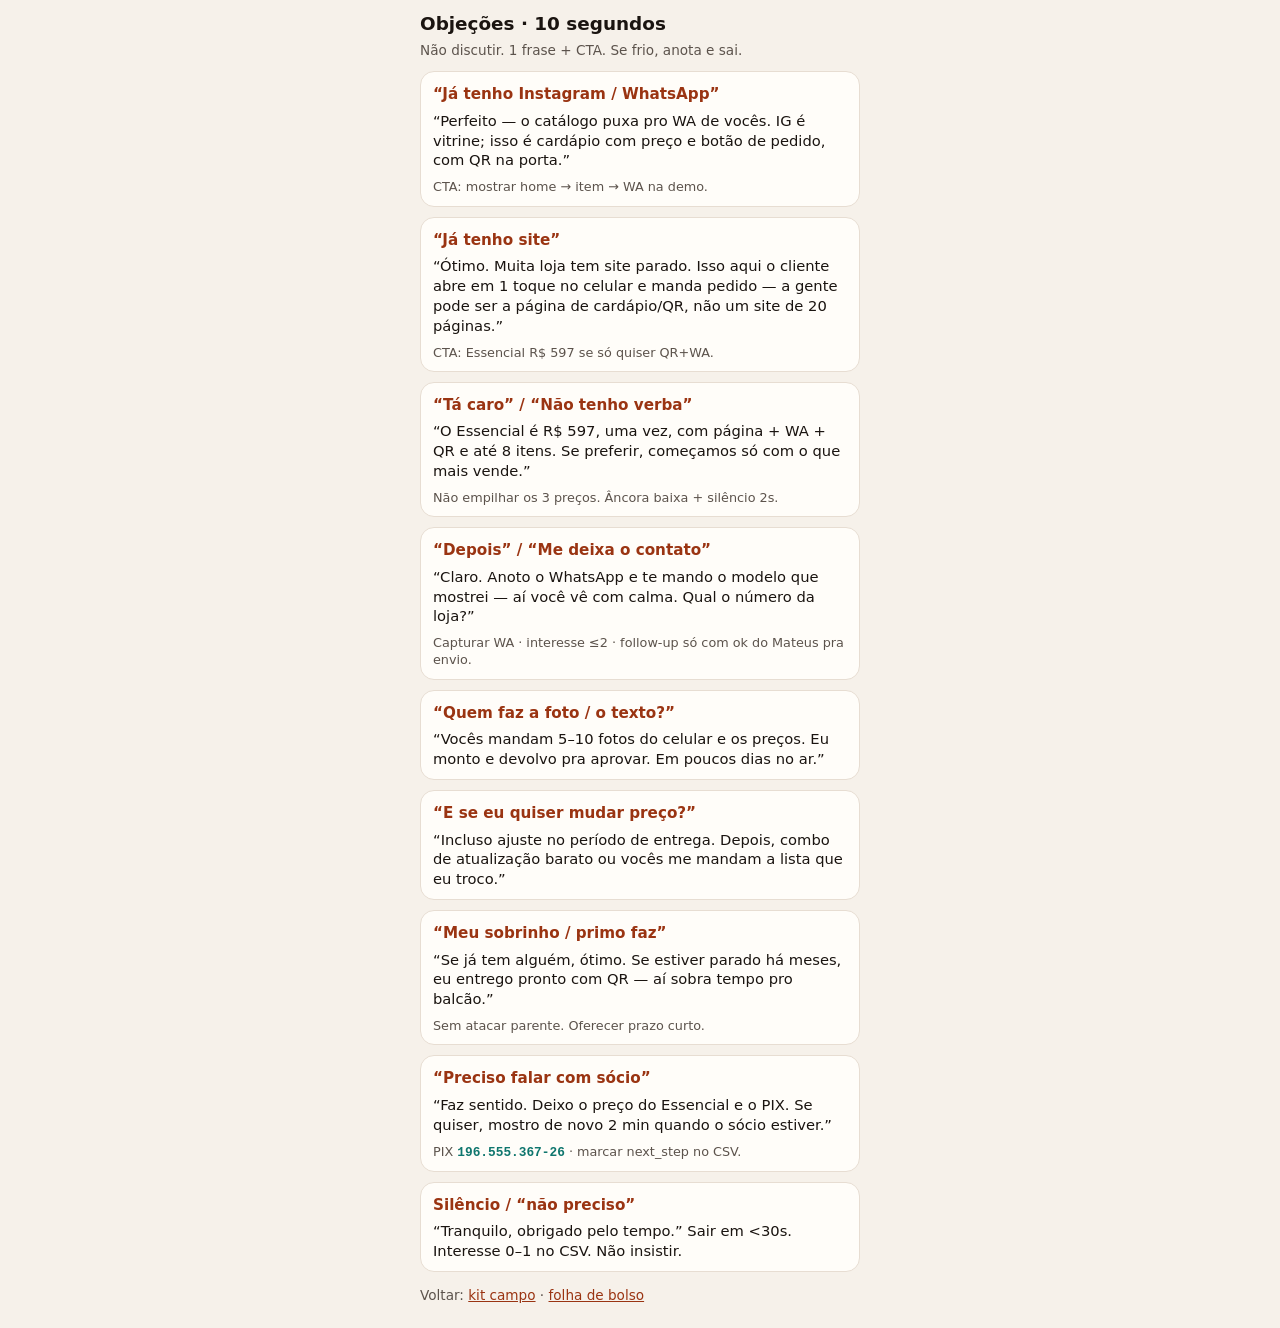
<file: campo/objecoes-campo.html>
<!DOCTYPE html>
<html lang="pt-BR">
<head>
  <meta charset="UTF-8" />
  <meta name="viewport" content="width=device-width, initial-scale=1" />
  <title>Objeções — Loja no Bolso</title>
  <style>
    :root { --ink:#1a1410; --soft:#5c534c; --line:#e7ddd2; --bg:#f6f1ea; --card:#fffdf9; --a:#9a3412; --ok:#0f766e; }
    * { box-sizing: border-box; }
    body { margin:0; font-family: system-ui, -apple-system, Segoe UI, Roboto, Arial, sans-serif; background:var(--bg); color:var(--ink); line-height:1.35; padding:12px; }
    .sheet { max-width:440px; margin:0 auto; }
    h1 { font-size:1.15rem; margin:0 0 4px; }
    .sub { color:var(--soft); font-size:.85rem; margin:0 0 12px; }
    .card { background:var(--card); border:1px solid var(--line); border-radius:14px; padding:12px 12px 10px; margin:0 0 10px; }
    .q { font-weight:700; font-size:.95rem; color:var(--a); margin:0 0 6px; }
    .a { margin:0; font-size:.92rem; }
    .tip { margin:8px 0 0; font-size:.8rem; color:var(--soft); }
    .pix { font-family: ui-monospace, Menlo, monospace; font-weight:700; color:var(--ok); }
    a { color:var(--a); }
    @media print { body { background:#fff; } }
  </style>
</head>
<body>
  <div class="sheet">
    <h1>Objeções · 10 segundos</h1>
    <p class="sub">Não discutir. 1 frase + CTA. Se frio, anota e sai.</p>

    <div class="card">
      <p class="q">“Já tenho Instagram / WhatsApp”</p>
      <p class="a">“Perfeito — o catálogo puxa pro WA de vocês. IG é vitrine; isso é cardápio com preço e botão de pedido, com QR na porta.”</p>
      <p class="tip">CTA: mostrar home → item → WA na demo.</p>
    </div>

    <div class="card">
      <p class="q">“Já tenho site”</p>
      <p class="a">“Ótimo. Muita loja tem site parado. Isso aqui o cliente abre em 1 toque no celular e manda pedido — a gente pode ser a página de cardápio/QR, não um site de 20 páginas.”</p>
      <p class="tip">CTA: Essencial R$ 597 se só quiser QR+WA.</p>
    </div>

    <div class="card">
      <p class="q">“Tá caro” / “Não tenho verba”</p>
      <p class="a">“O Essencial é R$ 597, uma vez, com página + WA + QR e até 8 itens. Se preferir, começamos só com o que mais vende.”</p>
      <p class="tip">Não empilhar os 3 preços. Âncora baixa + silêncio 2s.</p>
    </div>

    <div class="card">
      <p class="q">“Depois” / “Me deixa o contato”</p>
      <p class="a">“Claro. Anoto o WhatsApp e te mando o modelo que mostrei — aí você vê com calma. Qual o número da loja?”</p>
      <p class="tip">Capturar WA · interesse ≤2 · follow-up só com ok do Mateus pra envio.</p>
    </div>

    <div class="card">
      <p class="q">“Quem faz a foto / o texto?”</p>
      <p class="a">“Vocês mandam 5–10 fotos do celular e os preços. Eu monto e devolvo pra aprovar. Em poucos dias no ar.”</p>
    </div>

    <div class="card">
      <p class="q">“E se eu quiser mudar preço?”</p>
      <p class="a">“Incluso ajuste no período de entrega. Depois, combo de atualização barato ou vocês me mandam a lista que eu troco.”</p>
    </div>

    <div class="card">
      <p class="q">“Meu sobrinho / primo faz”</p>
      <p class="a">“Se já tem alguém, ótimo. Se estiver parado há meses, eu entrego pronto com QR — aí sobra tempo pro balcão.”</p>
      <p class="tip">Sem atacar parente. Oferecer prazo curto.</p>
    </div>

    <div class="card">
      <p class="q">“Preciso falar com sócio”</p>
      <p class="a">“Faz sentido. Deixo o preço do Essencial e o PIX. Se quiser, mostro de novo 2 min quando o sócio estiver.”</p>
      <p class="tip">PIX <span class="pix">196.555.367-26</span> · marcar next_step no CSV.</p>
    </div>

    <div class="card">
      <p class="q">Silêncio / “não preciso”</p>
      <p class="a">“Tranquilo, obrigado pelo tempo.” Sair em &lt;30s. Interesse 0–1 no CSV. Não insistir.</p>
    </div>

    <p class="sub" style="margin-top:14px">Voltar: <a href="./kit-campo.html">kit campo</a> · <a href="./folha-bolso.html">folha de bolso</a></p>
  </div>
</body>
</html>
</file>
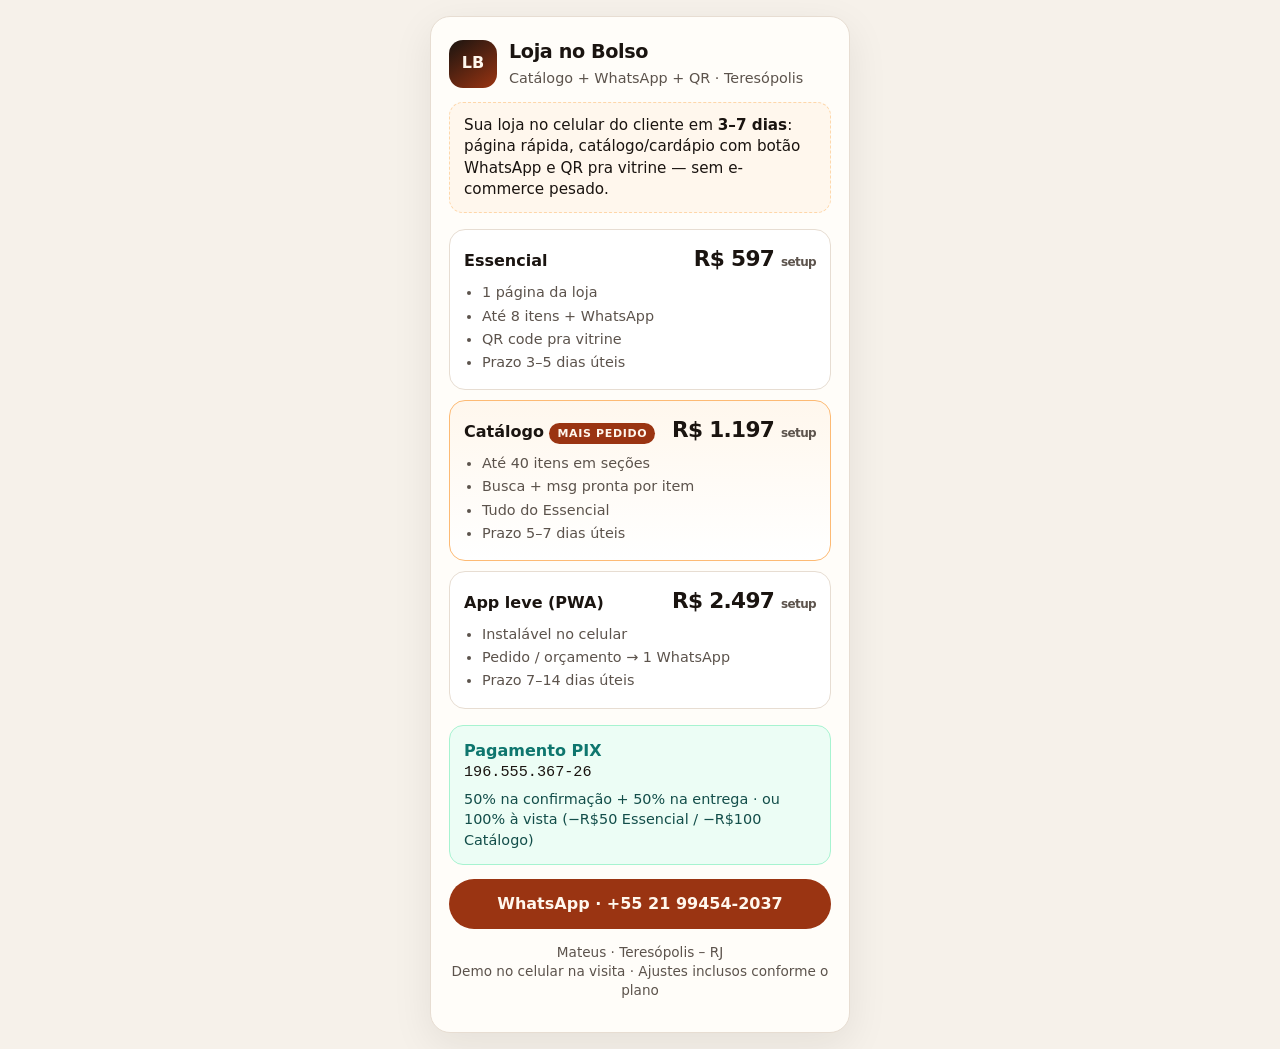
<file: campo/pricing-card.html>
<!DOCTYPE html>
<html lang="pt-BR">
<head>
  <meta charset="UTF-8" />
  <meta name="viewport" content="width=device-width, initial-scale=1" />
  <title>Loja no Bolso — Card de preços</title>
  <style>
    :root {
      --ink: #1a1410;
      --soft: #5c534c;
      --line: #e7ddd2;
      --bg: #f6f1ea;
      --card: #fffdf9;
      --accent: #9a3412;
      --ok: #0f766e;
    }
    * { box-sizing: border-box; }
    body {
      margin: 0;
      font-family: "Segoe UI", system-ui, -apple-system, Roboto, Arial, sans-serif;
      background: var(--bg);
      color: var(--ink);
      line-height: 1.4;
      padding: 16px;
    }
    .sheet {
      max-width: 420px;
      margin: 0 auto;
      background: var(--card);
      border: 1px solid var(--line);
      border-radius: 20px;
      padding: 22px 18px 18px;
      box-shadow: 0 12px 40px rgba(26,20,16,.08);
    }
    .brand {
      display: flex; gap: 12px; align-items: center; margin-bottom: 14px;
    }
    .mark {
      width: 48px; height: 48px; border-radius: 14px;
      background: linear-gradient(145deg,#1a1410,#9a3412);
      color: #fff7ed; display: grid; place-items: center; font-weight: 800;
    }
    h1 { margin: 0; font-size: 1.2rem; letter-spacing: -0.02em; }
    .sub { margin: 2px 0 0; color: var(--soft); font-size: .9rem; }
    .promise {
      background: #fff7ed; border: 1px dashed #fed7aa; border-radius: 14px;
      padding: 12px 14px; margin: 0 0 16px; font-size: .95rem;
    }
    .plans { display: grid; gap: 10px; }
    .plan {
      border: 1px solid var(--line); border-radius: 16px; padding: 14px;
      background: #fff;
    }
    .plan.hot { border-color: #fdba74; background: linear-gradient(180deg,#fff7ed,#fff); }
    .plan-top { display: flex; justify-content: space-between; gap: 8px; align-items: baseline; }
    .plan h2 { margin: 0; font-size: 1rem; }
    .price { margin: 0; font-size: 1.35rem; font-weight: 800; letter-spacing: -0.03em; }
    .price small { font-size: .75rem; font-weight: 600; color: var(--soft); }
    ul { margin: 8px 0 0; padding-left: 18px; color: var(--soft); font-size: .9rem; }
    li { margin: 3px 0; }
    .badge {
      display: inline-block; font-size: 11px; font-weight: 700;
      text-transform: uppercase; letter-spacing: .06em;
      background: #9a3412; color: #fff7ed; padding: 3px 8px; border-radius: 999px;
    }
    .pay {
      margin-top: 16px; padding: 14px; border-radius: 14px;
      background: #ecfdf5; border: 1px solid #a7f3d0;
    }
    .pay strong { color: var(--ok); }
    .mono { font-family: ui-monospace, SFMono-Regular, Menlo, monospace; font-size: .95rem; }
    .foot {
      margin-top: 14px; font-size: .85rem; color: var(--soft); text-align: center;
    }
    .cta {
      display: block; text-align: center; margin-top: 14px;
      background: var(--accent); color: #fff7ed; text-decoration: none;
      font-weight: 700; border-radius: 999px; padding: 14px 16px;
    }
    @media print {
      body { background: #fff; padding: 0; }
      .sheet { box-shadow: none; border: 1px solid #ccc; max-width: none; }
      .cta { display: none; }
    }
  </style>
</head>
<body>
  <article class="sheet">
    <div class="brand">
      <div class="mark">LB</div>
      <div>
        <h1>Loja no Bolso</h1>
        <p class="sub">Catálogo + WhatsApp + QR · Teresópolis</p>
      </div>
    </div>

    <p class="promise">
      Sua loja no celular do cliente em <strong>3–7 dias</strong>: página rápida,
      catálogo/cardápio com botão WhatsApp e QR pra vitrine — sem e-commerce pesado.
    </p>

    <div class="plans">
      <section class="plan">
        <div class="plan-top">
          <h2>Essencial</h2>
          <p class="price">R$&nbsp;597 <small>setup</small></p>
        </div>
        <ul>
          <li>1 página da loja</li>
          <li>Até 8 itens + WhatsApp</li>
          <li>QR code pra vitrine</li>
          <li>Prazo 3–5 dias úteis</li>
        </ul>
      </section>

      <section class="plan hot">
        <div class="plan-top">
          <h2>Catálogo <span class="badge">mais pedido</span></h2>
          <p class="price">R$&nbsp;1.197 <small>setup</small></p>
        </div>
        <ul>
          <li>Até 40 itens em seções</li>
          <li>Busca + msg pronta por item</li>
          <li>Tudo do Essencial</li>
          <li>Prazo 5–7 dias úteis</li>
        </ul>
      </section>

      <section class="plan">
        <div class="plan-top">
          <h2>App leve (PWA)</h2>
          <p class="price">R$&nbsp;2.497 <small>setup</small></p>
        </div>
        <ul>
          <li>Instalável no celular</li>
          <li>Pedido / orçamento → 1 WhatsApp</li>
          <li>Prazo 7–14 dias úteis</li>
        </ul>
      </section>
    </div>

    <div class="pay">
      <div><strong>Pagamento PIX</strong></div>
      <div class="mono">196.555.367-26</div>
      <div style="margin-top:6px;font-size:.9rem;color:#134e4a">
        50% na confirmação + 50% na entrega · ou 100% à vista (−R$50 Essencial / −R$100 Catálogo)
      </div>
    </div>

    <a class="cta" href="https://wa.me/5521994542037?text=Oi%20Mateus%2C%20vi%20o%20Loja%20no%20Bolso%20e%20quero%20saber%20mais.">
      WhatsApp · +55 21 99454-2037
    </a>

    <p class="foot">
      Mateus · Teresópolis – RJ<br />
      Demo no celular na visita · Ajustes inclusos conforme o plano
    </p>
  </article>
</body>
</html>
</file>
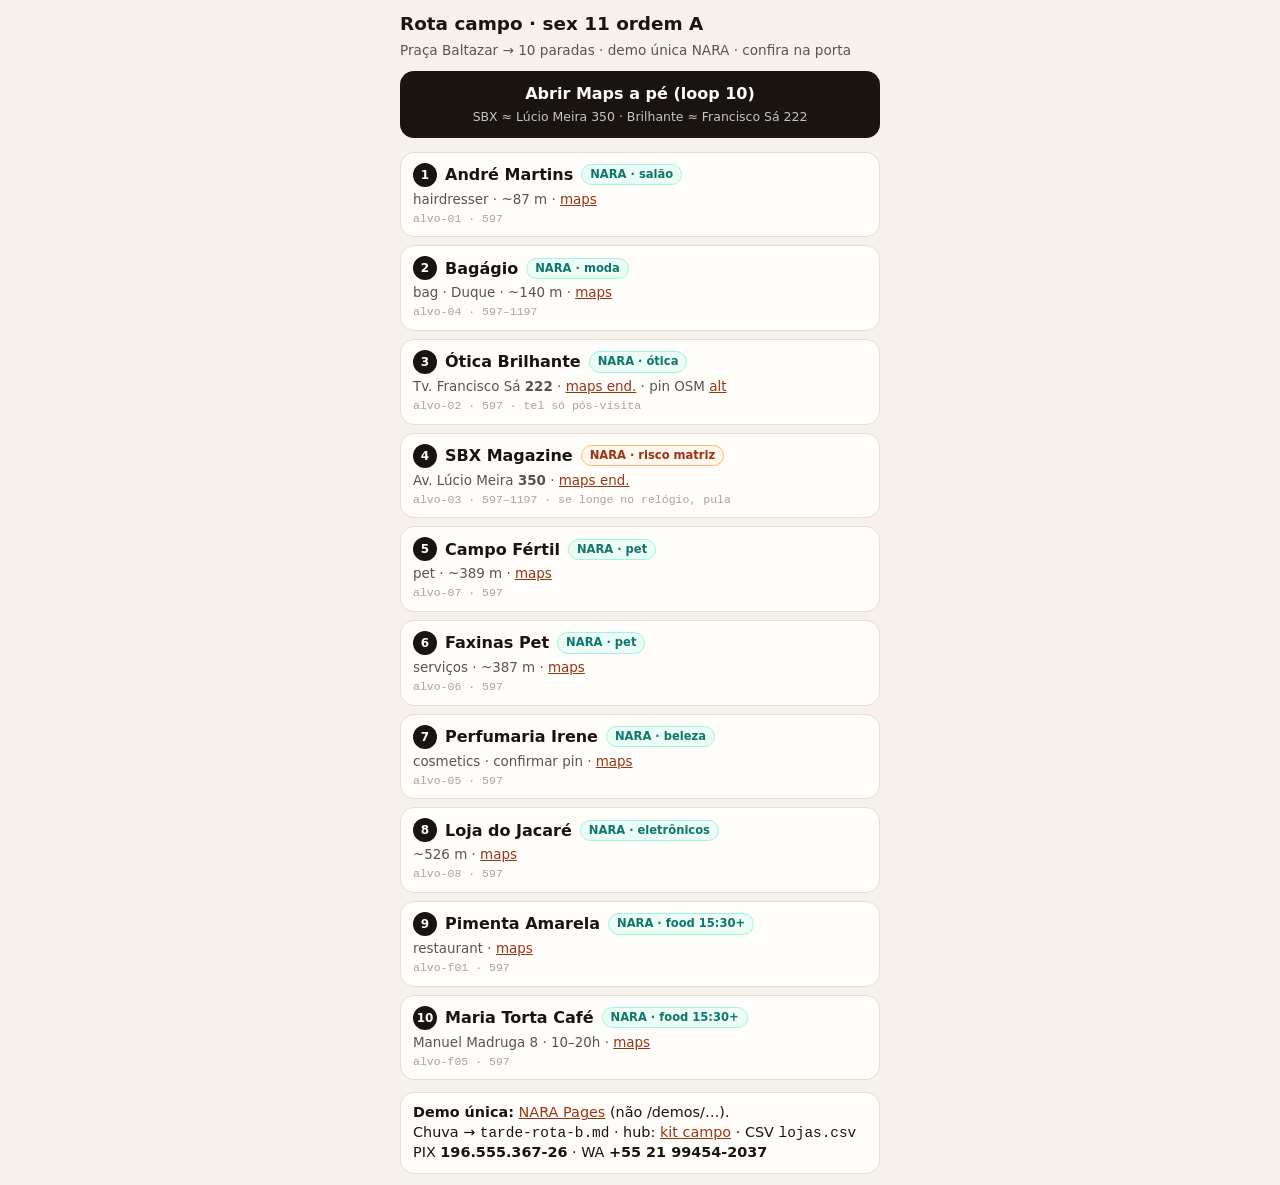
<file: campo/rota-campo.html>
<!DOCTYPE html>
<html lang="pt-BR">
<head>
  <meta charset="UTF-8" />
  <meta name="viewport" content="width=device-width, initial-scale=1" />
  <title>Rota campo · hoje</title>
  <style>
    :root { --ink:#1a1410; --soft:#5c534c; --line:#e7ddd2; --bg:#f6f1ea; --card:#fffdf9; --a:#9a3412; --ok:#0f766e; }
    * { box-sizing: border-box; }
    body { margin:0; font-family: system-ui, -apple-system, Segoe UI, Roboto, Arial, sans-serif; background:var(--bg); color:var(--ink); line-height:1.35; padding:12px; }
    .sheet { max-width:480px; margin:0 auto; }
    h1 { font-size:1.15rem; margin:0 0 4px; }
    .sub { color:var(--soft); font-size:.85rem; margin:0 0 12px; }
    ol { list-style:none; margin:0; padding:0; display:grid; gap:8px; }
    li { background:var(--card); border:1px solid var(--line); border-radius:14px; padding:10px 12px; }
    .top { display:flex; align-items:center; gap:8px; flex-wrap:wrap; }
    .n { display:inline-flex; width:24px; height:24px; border-radius:999px; background:#1a1410; color:#fff; font-size:.75rem; align-items:center; justify-content:center; font-weight:700; }
    .pill { font-size:.72rem; font-weight:700; color:var(--ok); background:#ecfdf5; border:1px solid #99f6e4; border-radius:999px; padding:2px 8px; }
    .pill.warn { color:var(--a); background:#fff7ed; border-color:#fdba74; }
    .meta { font-size:.84rem; color:var(--soft); margin-top:4px; }
    .id { font-size:.72rem; color:#a8a29e; margin-top:2px; font-family:ui-monospace,Menlo,monospace; }
    a { color:var(--a); }
    .box { margin-top:12px; background:var(--card); border:1px solid var(--line); border-radius:14px; padding:10px 12px; font-size:.9rem; }
    .maps { display:block; margin:10px 0 14px; padding:12px; border-radius:14px; background:#1a1410; color:#fff; text-decoration:none; font-weight:700; text-align:center; }
    .maps small { display:block; font-weight:500; opacity:.75; margin-top:4px; font-size:.78rem; }
  </style>
</head>
<body>
  <div class="sheet">
    <h1>Rota campo · sex 11 ordem A</h1>
    <p class="sub">Praça Baltazar → 10 paradas · demo única NARA · confira na porta</p>

    <a class="maps" href="https://www.google.com/maps/dir/-22.41242,-42.96577/-22.413033,-42.965249/-22.412592,-42.967118/-22.41045,-42.96810/-22.41162,-42.96877/-22.412378,-42.969554/-22.413796,-42.969231/-22.413229,-42.969724/-22.414788,-42.970205/-22.411583,-42.966599/-22.410864,-42.967175" target="_blank" rel="noopener">
      Abrir Maps a pé (loop 10)
      <small>SBX ≈ Lúcio Meira 350 · Brilhante ≈ Francisco Sá 222</small>
    </a>

    <ol>
      <li>
        <div class="top"><span class="n">1</span><strong>André Martins</strong><span class="pill">NARA · salão</span></div>
        <div class="meta">hairdresser · ~87 m · <a href="https://www.google.com/maps/search/?api=1&query=-22.413033,-42.965249" target="_blank" rel="noopener">maps</a></div>
        <div class="id">alvo-01 · 597</div>
      </li>
      <li>
        <div class="top"><span class="n">2</span><strong>Bagágio</strong><span class="pill">NARA · moda</span></div>
        <div class="meta">bag · Duque · ~140 m · <a href="https://www.google.com/maps/search/?api=1&query=-22.412592,-42.967118" target="_blank" rel="noopener">maps</a></div>
        <div class="id">alvo-04 · 597–1197</div>
      </li>
      <li>
        <div class="top"><span class="n">3</span><strong>Ótica Brilhante</strong><span class="pill">NARA · ótica</span></div>
        <div class="meta">Tv. Francisco Sá <b>222</b> · <a href="https://www.google.com/maps/search/?api=1&query=Travessa+Francisco+S%C3%A1+222+Teres%C3%B3polis" target="_blank" rel="noopener">maps end.</a> · pin OSM <a href="https://www.google.com/maps/search/?api=1&query=-22.410658,-42.967738" target="_blank" rel="noopener">alt</a></div>
        <div class="id">alvo-02 · 597 · tel só pós-visita</div>
      </li>
      <li>
        <div class="top"><span class="n">4</span><strong>SBX Magazine</strong><span class="pill warn">NARA · risco matriz</span></div>
        <div class="meta">Av. Lúcio Meira <b>350</b> · <a href="https://www.google.com/maps/search/?api=1&query=Avenida+L%C3%BAcio+Meira+350+Teres%C3%B3polis" target="_blank" rel="noopener">maps end.</a></div>
        <div class="id">alvo-03 · 597–1197 · se longe no relógio, pula</div>
      </li>
      <li>
        <div class="top"><span class="n">5</span><strong>Campo Fértil</strong><span class="pill">NARA · pet</span></div>
        <div class="meta">pet · ~389 m · <a href="https://www.google.com/maps/search/?api=1&query=-22.412378,-42.969554" target="_blank" rel="noopener">maps</a></div>
        <div class="id">alvo-07 · 597</div>
      </li>
      <li>
        <div class="top"><span class="n">6</span><strong>Faxinas Pet</strong><span class="pill">NARA · pet</span></div>
        <div class="meta">serviços · ~387 m · <a href="https://www.google.com/maps/search/?api=1&query=-22.413796,-42.969231" target="_blank" rel="noopener">maps</a></div>
        <div class="id">alvo-06 · 597</div>
      </li>
      <li>
        <div class="top"><span class="n">7</span><strong>Perfumaria Irene</strong><span class="pill">NARA · beleza</span></div>
        <div class="meta">cosmetics · confirmar pin · <a href="https://www.google.com/maps/search/?api=1&query=-22.413229,-42.969724" target="_blank" rel="noopener">maps</a></div>
        <div class="id">alvo-05 · 597</div>
      </li>
      <li>
        <div class="top"><span class="n">8</span><strong>Loja do Jacaré</strong><span class="pill">NARA · eletrônicos</span></div>
        <div class="meta">~526 m · <a href="https://www.google.com/maps/search/?api=1&query=-22.414788,-42.970205" target="_blank" rel="noopener">maps</a></div>
        <div class="id">alvo-08 · 597</div>
      </li>
      <li>
        <div class="top"><span class="n">9</span><strong>Pimenta Amarela</strong><span class="pill">NARA · food 15:30+</span></div>
        <div class="meta">restaurant · <a href="https://www.google.com/maps/search/?api=1&query=-22.411583,-42.966599" target="_blank" rel="noopener">maps</a></div>
        <div class="id">alvo-f01 · 597</div>
      </li>
      <li>
        <div class="top"><span class="n">10</span><strong>Maria Torta Café</strong><span class="pill">NARA · food 15:30+</span></div>
        <div class="meta">Manuel Madruga 8 · 10–20h · <a href="https://www.google.com/maps/search/?api=1&query=-22.410864,-42.967175" target="_blank" rel="noopener">maps</a></div>
        <div class="id">alvo-f05 · 597</div>
      </li>
    </ol>

    <div class="box">
      <b>Demo única:</b> <a href="https://matnorte.github.io/loja-no-bolso-kit/" target="_blank" rel="noopener">NARA Pages</a> (não /demos/…).<br/>
      Chuva → <code>tarde-rota-b.md</code> · hub: <a href="./">kit campo</a> · CSV <code>lojas.csv</code><br/>
      PIX <b>196.555.367-26</b> · WA <b>+55 21 99454-2037</b>
    </div>
  </div>
</body>
</html>
</file>
<file: styles.css>
/* NARA — photo-first boutique. No Inter. No purple AI. */
:root {
  --bg: #f3eee7;
  --ink: #1a1612;
  --mute: #6a6158;
  --line: #ddd4c8;
  --card: #fffcf8;
  --accent: #9a4f38;
  --safe-bottom: env(safe-area-inset-bottom, 0px);
  --font: system-ui, -apple-system, "Segoe UI", Roboto, "Helvetica Neue", Arial, sans-serif;
  --serif: "Iowan Old Style", "Palatino Linotype", Palatino, Georgia, "Times New Roman", serif;
}

*, *::before, *::after { box-sizing: border-box; }
html { scroll-behavior: smooth; }
body {
  margin: 0;
  font-family: var(--font);
  color: var(--ink);
  background: var(--bg);
  line-height: 1.45;
  -webkit-font-smoothing: antialiased;
}
img { max-width: 100%; display: block; height: auto; }
a { color: inherit; }
button { font: inherit; color: inherit; background: none; border: 0; cursor: pointer; }

.skip {
  position: absolute; left: -999px; top: 0; z-index: 100;
  background: #000; color: #fff; padding: .6rem 1rem;
}
.skip:focus { left: .5rem; top: .5rem; }

/* TOP */
.top {
  position: sticky; top: 0; z-index: 40;
  background: rgba(243, 238, 231, 0.92);
  backdrop-filter: blur(14px);
  -webkit-backdrop-filter: blur(14px);
  border-bottom: 1px solid var(--line);
}
.top-row {
  max-width: 1100px; margin: 0 auto;
  display: flex; align-items: center; justify-content: space-between; gap: 1rem;
  padding: .85rem 1.1rem;
  padding-top: calc(.85rem + env(safe-area-inset-top, 0px));
}
.brand-city {
  display: block; font-size: .68rem; letter-spacing: .2em; text-transform: uppercase; color: var(--mute);
}
.brand-name {
  font-family: var(--serif); font-size: 1.65rem; letter-spacing: .12em;
  text-decoration: none; font-weight: 600; line-height: 1;
}
.nav-desktop { display: none; gap: 1.25rem; }
.nav-desktop a {
  text-decoration: none; font-size: .9rem; color: var(--mute);
  padding: .35rem 0; border-bottom: 1px solid transparent;
}
.nav-desktop a:hover { color: var(--ink); border-color: var(--ink); }

.btn {
  display: inline-flex; align-items: center; justify-content: center;
  min-height: 44px; padding: 0 1.15rem; border-radius: 999px;
  text-decoration: none; font-weight: 600; font-size: .9rem;
  border: 1px solid transparent; transition: transform .15s ease, background .15s ease;
}
.btn:active { transform: scale(.98); }
.btn-sm { min-height: 38px; padding: 0 .9rem; font-size: .82rem; background: var(--ink); color: var(--bg); }
.btn-solid { background: var(--ink); color: var(--bg); }
.btn-line { background: transparent; color: #f3eee7; border-color: rgba(243,238,231,.5); }
.btn-block { width: 100%; }
.btn:focus-visible { outline: 2px solid var(--accent); outline-offset: 3px; }

/* HERO */
.hero {
  position: relative;
  min-height: min(88dvh, 720px);
  background: #211c18;
  overflow: hidden;
}
.hero-photo {
  position: absolute; inset: 0; width: 100%; height: 100%;
  object-fit: cover; object-position: center 20%;
}
.hero-veil {
  position: absolute; inset: 0;
  background:
    linear-gradient(to top, rgba(18,14,12,.92) 0%, rgba(18,14,12,.45) 42%, rgba(18,14,12,.2) 100%);
}
.hero-text {
  position: relative; z-index: 1;
  min-height: min(88dvh, 720px);
  max-width: 1100px; margin: 0 auto;
  display: flex; flex-direction: column; justify-content: flex-end;
  padding: 2rem 1.15rem 2.4rem;
  color: #f6f1ea;
}
.kicker {
  margin: 0 0 .75rem; font-size: .72rem; letter-spacing: .22em; text-transform: uppercase; opacity: .85;
}
.hero h1 {
  margin: 0 0 .85rem;
  font-family: var(--serif); font-weight: 500;
  font-size: clamp(2.1rem, 7.5vw, 3.4rem);
  line-height: 1.08; letter-spacing: .01em;
}
.lead {
  margin: 0 0 1.35rem; max-width: 32ch; font-size: 1.02rem; opacity: .92; line-height: 1.5;
}
.hero-actions { display: flex; flex-wrap: wrap; gap: .65rem; }

/* FILTERS */
.filters {
  display: flex; gap: .5rem; overflow-x: auto; scrollbar-width: none;
  padding: 1rem 1.1rem .35rem;
  position: sticky; top: 58px; z-index: 30;
  background: color-mix(in srgb, var(--bg) 94%, transparent);
  backdrop-filter: blur(10px);
}
.filters::-webkit-scrollbar { display: none; }
.chip {
  flex: 0 0 auto; min-height: 36px; padding: 0 .95rem;
  border-radius: 999px; border: 1px solid var(--line);
  background: var(--card); color: var(--mute); cursor: pointer; font-size: .85rem;
}
.chip.on { background: var(--ink); color: var(--bg); border-color: var(--ink); }

/* GRID */
.main { max-width: 1100px; margin: 0 auto; padding: .5rem 1rem 2rem; }
.main-head {
  display: flex; justify-content: space-between; align-items: baseline;
  padding: .5rem .15rem 1rem;
}
.main-head h2 {
  margin: 0; font-family: var(--serif); font-weight: 500; font-size: 1.55rem;
}
.count { margin: 0; color: var(--mute); font-size: .88rem; }

.grid {
  display: grid;
  grid-template-columns: 1fr 1fr;
  gap: .85rem .7rem;
}
.card {
  width: 100%; text-align: left; padding: 0; border: 0; background: transparent; cursor: pointer;
}
.card:focus-visible { outline: 2px solid var(--accent); outline-offset: 3px; }
.card-media {
  aspect-ratio: 3/4; overflow: hidden; background: #d5cfc6;
  margin-bottom: .55rem; border-radius: 2px;
}
.card-media img {
  width: 100%; height: 100%; object-fit: cover;
  transition: transform .4s ease;
}
.card:hover .card-media img { transform: scale(1.04); }
.card-name {
  margin: 0 0 .15rem; font-size: .9rem; font-weight: 600; line-height: 1.25;
}
.card-price {
  margin: 0; font-size: .86rem; color: var(--mute); font-variant-numeric: tabular-nums;
}
.empty { text-align: center; color: var(--mute); padding: 2rem 1rem; }

/* ABOUT */
.about {
  max-width: 1100px; margin: 0 auto; padding: 1rem 1.1rem 2.5rem;
}
.about-grid {
  display: grid; gap: 1.25rem;
  background: var(--card); border: 1px solid var(--line); border-radius: 18px;
  overflow: hidden;
}
.about-grid > div { padding: 1.35rem 1.2rem 1.5rem; }
.about h2 {
  margin: 0 0 .6rem; font-family: var(--serif); font-weight: 500; font-size: 1.5rem;
}
.about p { margin: 0 0 1rem; color: var(--mute); }
.facts { margin: 0; display: grid; gap: .85rem; }
.facts div { padding-bottom: .75rem; border-bottom: 1px solid var(--line); }
.facts div:last-child { border: 0; padding: 0; }
.facts dt {
  font-size: .7rem; letter-spacing: .14em; text-transform: uppercase; color: var(--mute); margin-bottom: .2rem;
}
.facts dd { margin: 0; font-size: .98rem; }
.about-photo img { width: 100%; height: 100%; object-fit: cover; min-height: 240px; }

.contact {
  max-width: 1100px; margin: 0 auto 2rem; padding: 1.75rem 1.2rem;
  text-align: center; background: var(--ink); color: var(--bg); border-radius: 18px;
  margin-left: 1rem; margin-right: 1rem;
}
.contact h2 { margin: 0 0 .5rem; font-family: var(--serif); font-weight: 500; font-size: 1.55rem; }
.contact p { margin: 0 0 1.1rem; opacity: .85; }
.contact .btn-solid { background: var(--bg); color: var(--ink); }

.foot {
  text-align: center; color: var(--mute); font-size: .78rem;
  padding: 0 1rem calc(1.5rem + var(--safe-bottom));
}

/* SHEET */
.sheet[hidden] { display: none !important; }
.sheet { position: fixed; inset: 0; z-index: 60; display: grid; align-items: end; }
.sheet-scrim {
  position: absolute; inset: 0; background: rgba(20,16,12,.55); border: 0; width: 100%; height: 100%;
}
.sheet-card {
  position: relative; z-index: 1; max-height: 92dvh; overflow: auto;
  background: var(--bg); border-radius: 18px 18px 0 0;
  padding-bottom: var(--safe-bottom);
  animation: rise .22s ease-out;
}
@keyframes rise {
  from { transform: translateY(12%); opacity: .6; }
  to { transform: none; opacity: 1; }
}
.sheet-close {
  position: absolute; top: .7rem; right: .7rem; z-index: 2;
  width: 40px; height: 40px; border-radius: 999px; background: rgba(255,255,255,.92);
  font-size: 1.4rem; line-height: 1;
}
.sheet-img { width: 100%; aspect-ratio: 4/5; object-fit: cover; background: #ccc; }
.sheet-body { padding: 1rem 1.15rem 1.35rem; }
.sheet-tag {
  margin: 0 0 .25rem; font-size: .7rem; letter-spacing: .16em; text-transform: uppercase; color: var(--mute);
}
.sheet-body h3 {
  margin: 0 0 .35rem; font-family: var(--serif); font-weight: 500; font-size: 1.55rem;
}
.sheet-price { margin: 0 0 .75rem; font-size: 1.1rem; font-variant-numeric: tabular-nums; }
.sheet-desc { margin: 0 0 1.15rem; color: var(--mute); }

@media (min-width: 720px) {
  .nav-desktop { display: flex; }
  .grid { grid-template-columns: repeat(3, 1fr); gap: 1.1rem; }
  .about-grid { grid-template-columns: 1.1fr .9fr; align-items: stretch; }
  .about-photo img { min-height: 100%; }
  .contact { margin-left: auto; margin-right: auto; max-width: 1100px; }
  .hero-text { padding-left: 1.5rem; padding-right: 1.5rem; padding-bottom: 3rem; }
}
@media (min-width: 980px) {
  .grid { grid-template-columns: repeat(4, 1fr); }
}
@media (prefers-reduced-motion: reduce) {
  .sheet-card { animation: none; }
  .card-media img { transition: none; }
}
</file>
